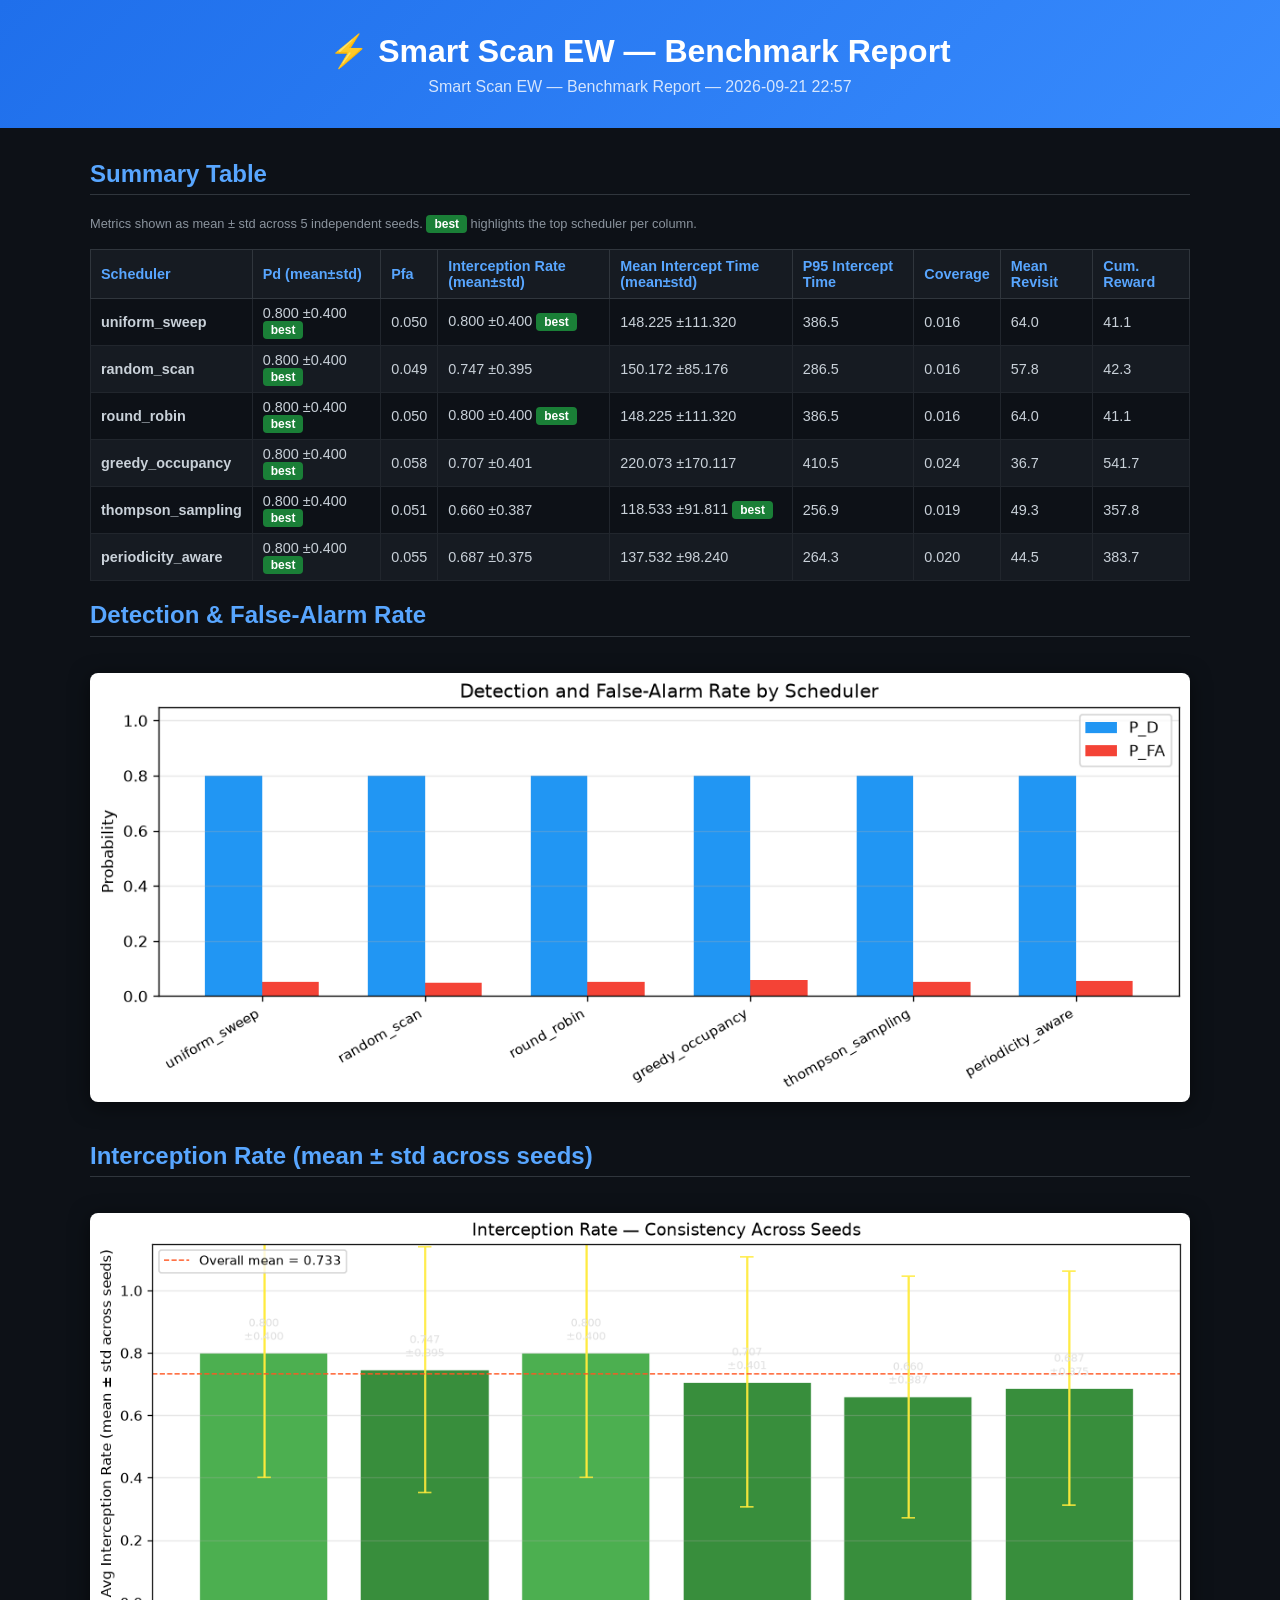
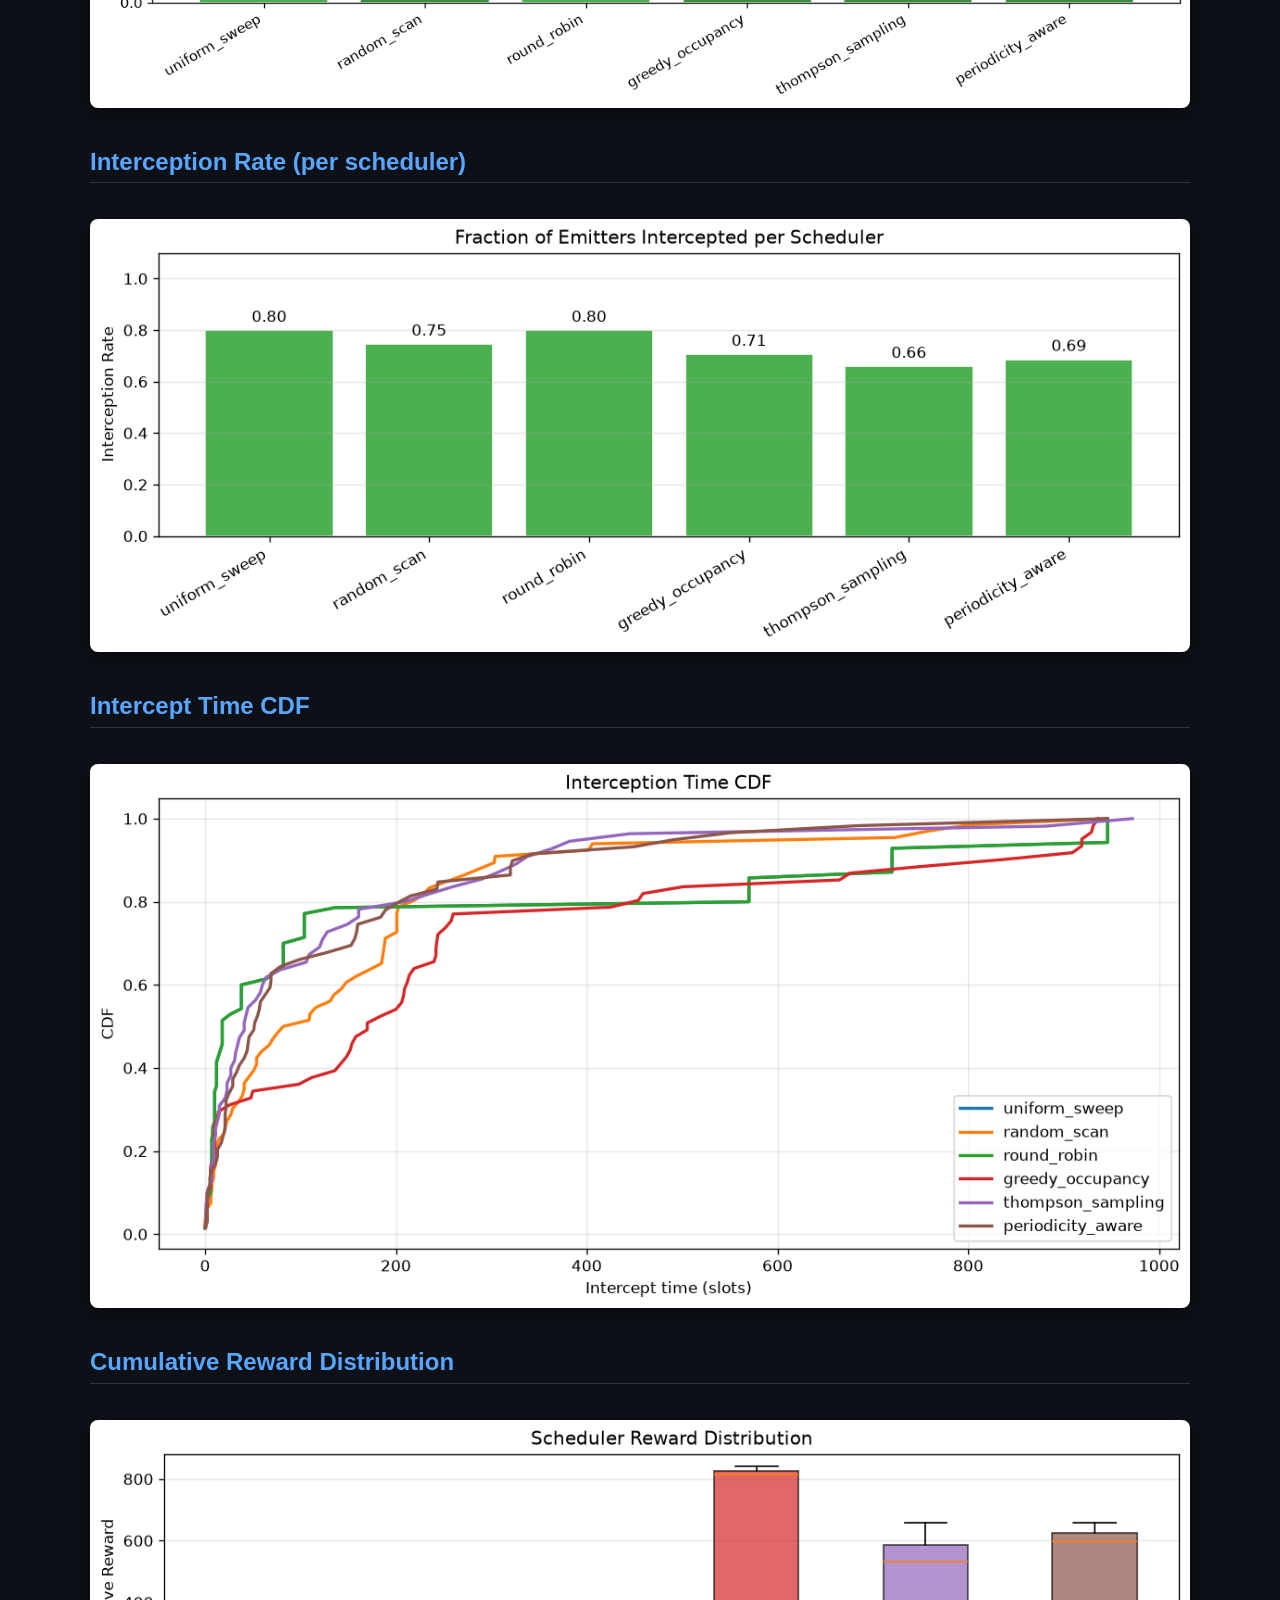
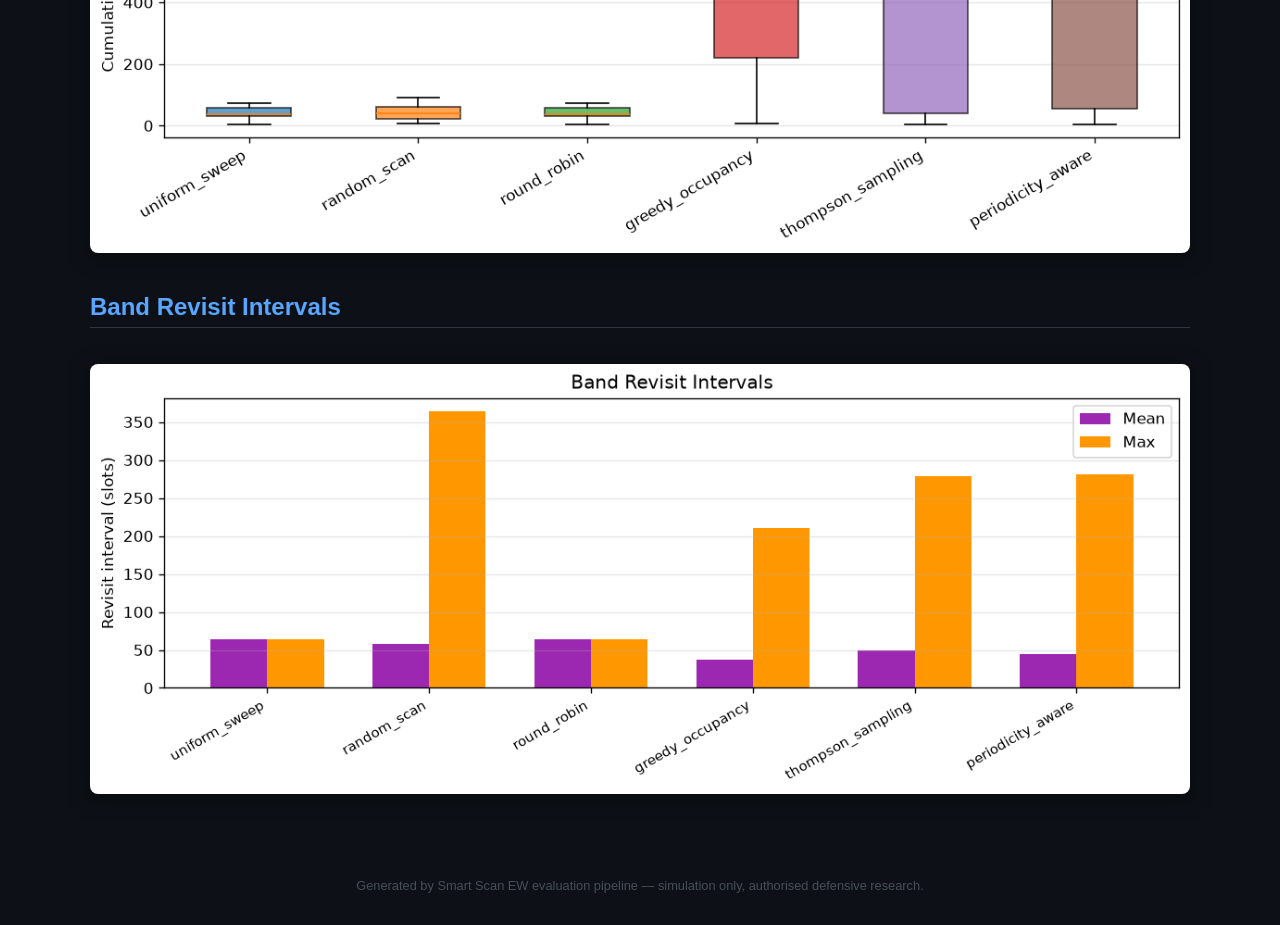
<file: artifacts/reports/benchmark.html>
<!DOCTYPE html>
<html lang="en">
<head>
<meta charset="UTF-8">
<meta name="viewport" content="width=device-width, initial-scale=1.0">
<title>Smart Scan EW — Benchmark Report</title>
<style>
  body { font-family: -apple-system, BlinkMacSystemFont, 'Segoe UI', sans-serif;
         background: #0d1117; color: #c9d1d9; margin: 0; padding: 0; }
  header { background: linear-gradient(135deg,#1f6feb,#388bfd);
            padding: 2rem; text-align: center; }
  header h1 { margin: 0; font-size: 2rem; color: #fff; }
  header p  { margin: 0.5rem 0 0; color: rgba(255,255,255,0.8); }
  section  { max-width: 1100px; margin: 2rem auto; padding: 0 1rem; }
  h2 { border-bottom: 1px solid #30363d; padding-bottom: 0.4rem; color: #58a6ff; }
  table { width: 100%; border-collapse: collapse; font-size: 0.9rem; margin: 1rem 0; }
  th { background: #161b22; color: #58a6ff; padding: 8px 10px; text-align: left;
        border: 1px solid #30363d; }
  td { padding: 6px 10px; border: 1px solid #21262d; }
  tr:nth-child(even) { background: #161b22; }
  img { max-width: 100%; border-radius: 8px; margin: 1rem 0;
         box-shadow: 0 4px 20px rgba(0,0,0,0.5); }
  .badge { display: inline-block; padding: 2px 8px; border-radius: 4px;
            font-size: 0.75rem; font-weight: 600; }
  .best { background: #1a7f37; color: #fff; }
  .note { font-size: 0.8rem; color: #8b949e; margin: 0.25rem 0 1rem; }
  footer { text-align: center; color: #484f58; padding: 2rem; font-size: 0.8rem; }
</style>
</head>
<body>
<header>
  <h1>⚡ Smart Scan EW — Benchmark Report</h1>
  <p>Smart Scan EW — Benchmark Report — 2026-09-21 22:57</p>
</header>
<section>
  <h2>Summary Table</h2>
  <p class="note">Metrics shown as mean ± std across 5 independent seeds. <span class="badge best">best</span> highlights the top scheduler per column.</p>
  <table><thead><tr><th>Scheduler</th><th>Pd (mean±std)</th><th>Pfa</th><th>Interception Rate (mean±std)</th><th>Mean Intercept Time (mean±std)</th><th>P95 Intercept Time</th><th>Coverage</th><th>Mean Revisit</th><th>Cum. Reward</th></tr></thead><tbody><tr><td><strong>uniform_sweep</strong></td><td>0.800 ±0.400 <span class="badge best">best</span></td><td>0.050</td><td>0.800 ±0.400 <span class="badge best">best</span></td><td>148.225 ±111.320</td><td>386.5</td><td>0.016</td><td>64.0</td><td>41.1</td></tr>
<tr><td><strong>random_scan</strong></td><td>0.800 ±0.400 <span class="badge best">best</span></td><td>0.049</td><td>0.747 ±0.395</td><td>150.172 ±85.176</td><td>286.5</td><td>0.016</td><td>57.8</td><td>42.3</td></tr>
<tr><td><strong>round_robin</strong></td><td>0.800 ±0.400 <span class="badge best">best</span></td><td>0.050</td><td>0.800 ±0.400 <span class="badge best">best</span></td><td>148.225 ±111.320</td><td>386.5</td><td>0.016</td><td>64.0</td><td>41.1</td></tr>
<tr><td><strong>greedy_occupancy</strong></td><td>0.800 ±0.400 <span class="badge best">best</span></td><td>0.058</td><td>0.707 ±0.401</td><td>220.073 ±170.117</td><td>410.5</td><td>0.024</td><td>36.7</td><td>541.7</td></tr>
<tr><td><strong>thompson_sampling</strong></td><td>0.800 ±0.400 <span class="badge best">best</span></td><td>0.051</td><td>0.660 ±0.387</td><td>118.533 ±91.811 <span class="badge best">best</span></td><td>256.9</td><td>0.019</td><td>49.3</td><td>357.8</td></tr>
<tr><td><strong>periodicity_aware</strong></td><td>0.800 ±0.400 <span class="badge best">best</span></td><td>0.055</td><td>0.687 ±0.375</td><td>137.532 ±98.240</td><td>264.3</td><td>0.020</td><td>44.5</td><td>383.7</td></tr>
</tbody></table>
  <h2>Detection &amp; False-Alarm Rate</h2>
  <img src="[data-uri]" alt="P_D / P_FA chart">
  <h2>Interception Rate (mean ± std across seeds)</h2>
  <img src="[data-uri]" alt="Interception rate with std error bars">
  <h2>Interception Rate (per scheduler)</h2>
  <img src="[data-uri]" alt="Interception rate chart">
  <h2>Intercept Time CDF</h2>
  <img src="[data-uri]" alt="Intercept time CDF">
  <h2>Cumulative Reward Distribution</h2>
  <img src="[data-uri]" alt="Reward boxplot">
  <h2>Band Revisit Intervals</h2>
  <img src="[data-uri]" alt="Revisit interval chart">
</section>
<footer>
  Generated by Smart Scan EW evaluation pipeline &mdash;
  simulation only, authorised defensive research.
</footer>
</body>
</html>
</file>
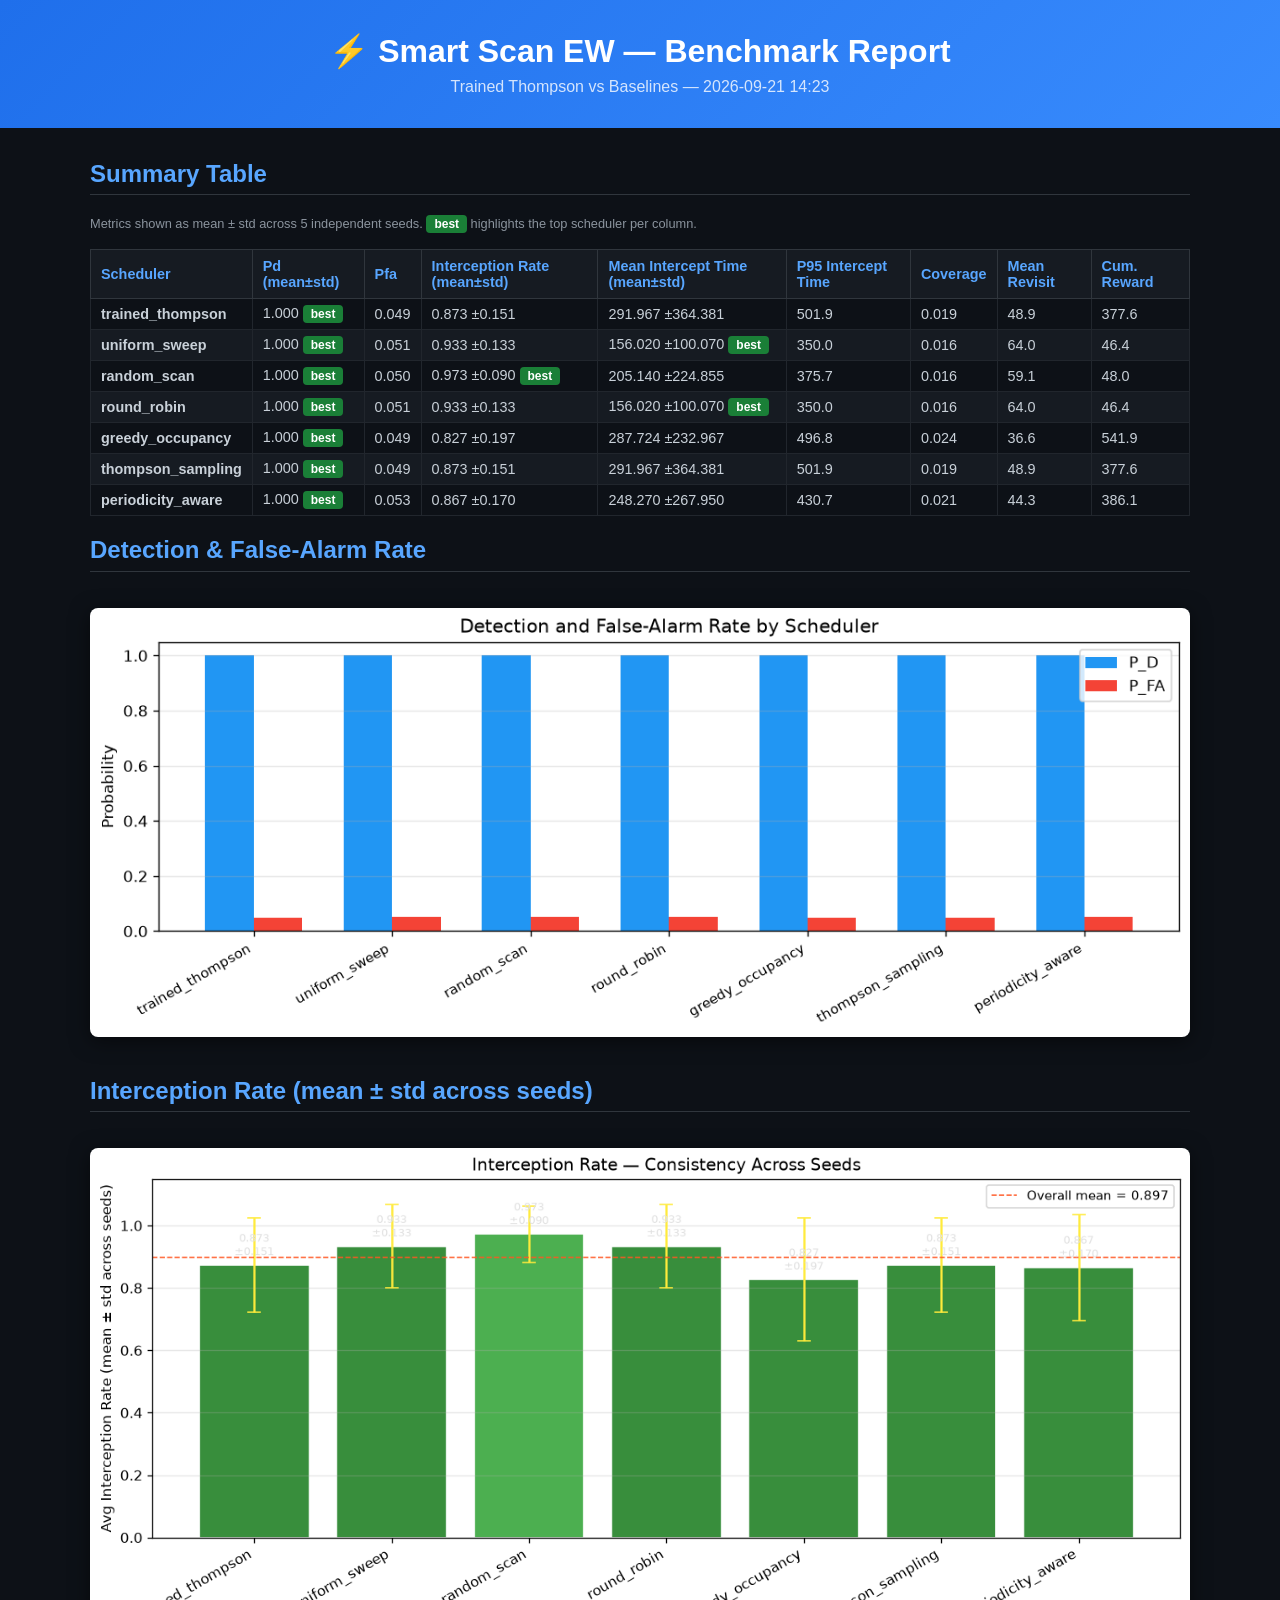
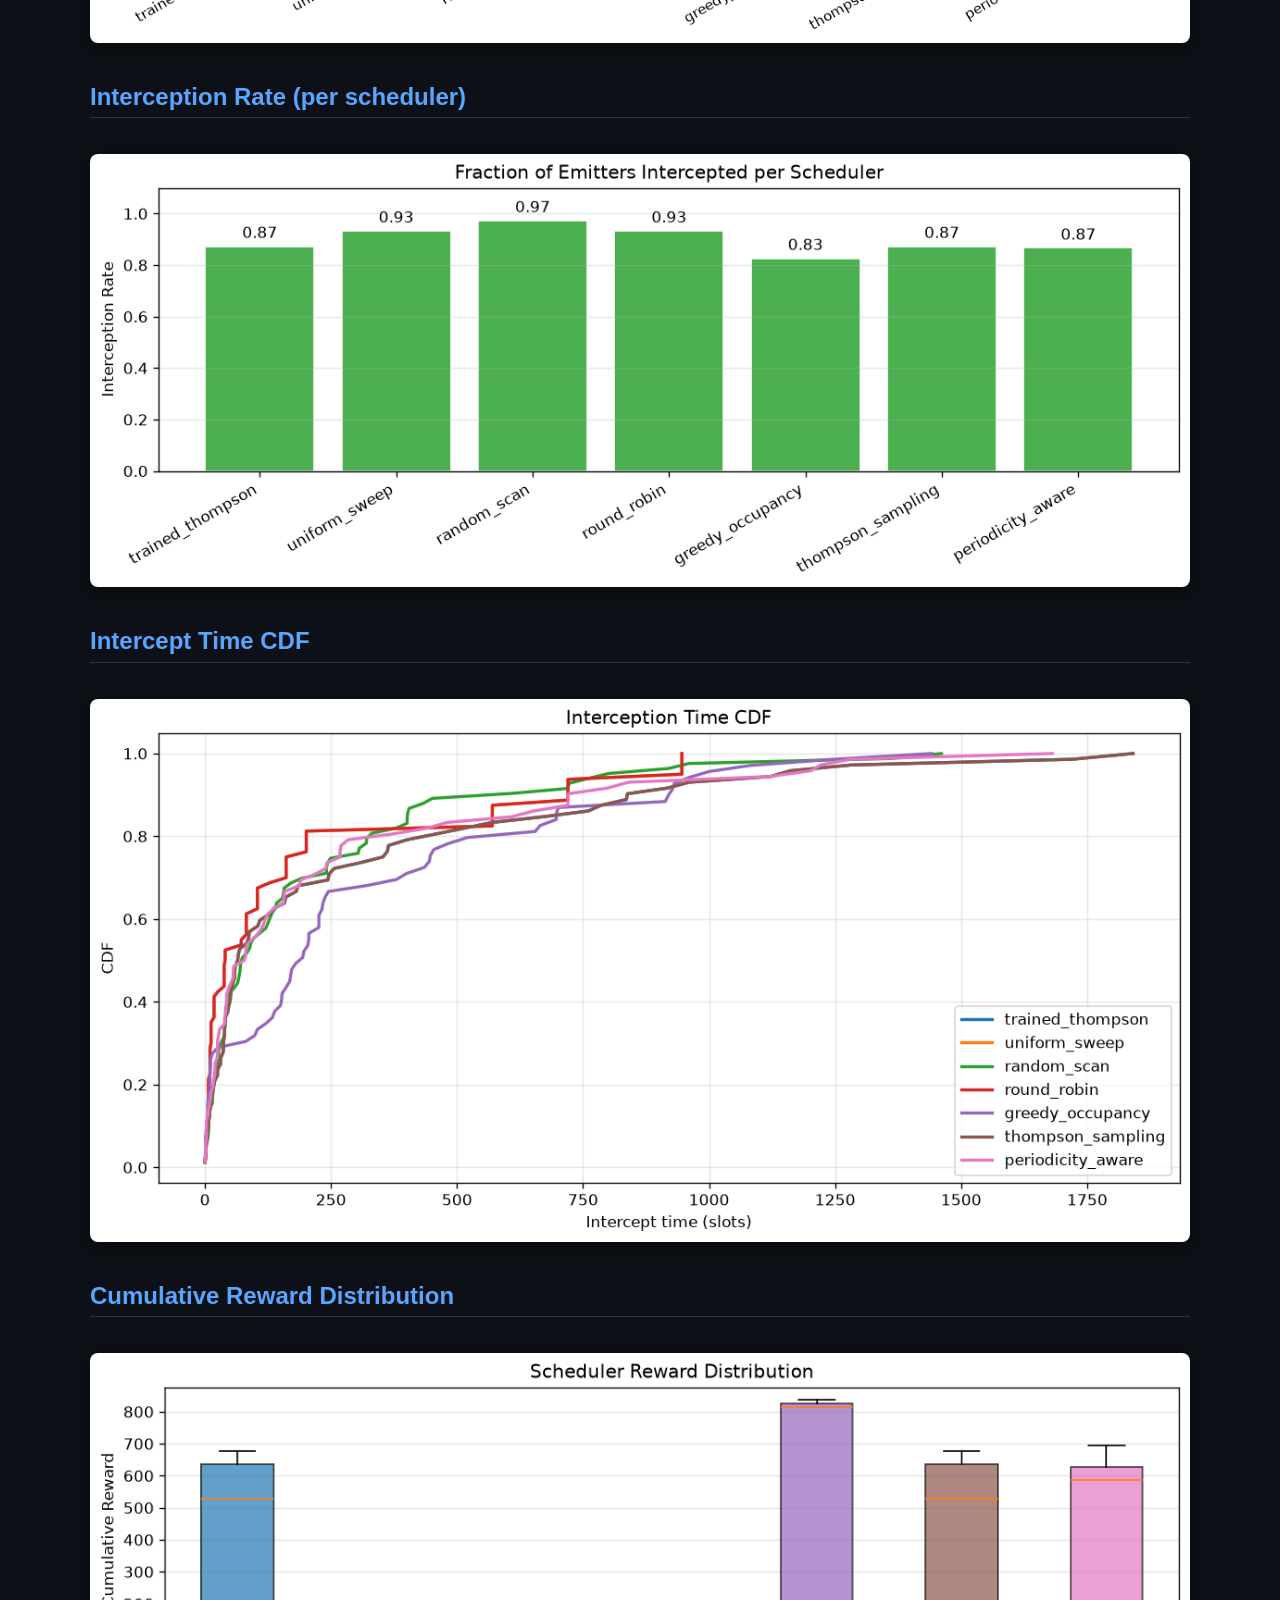
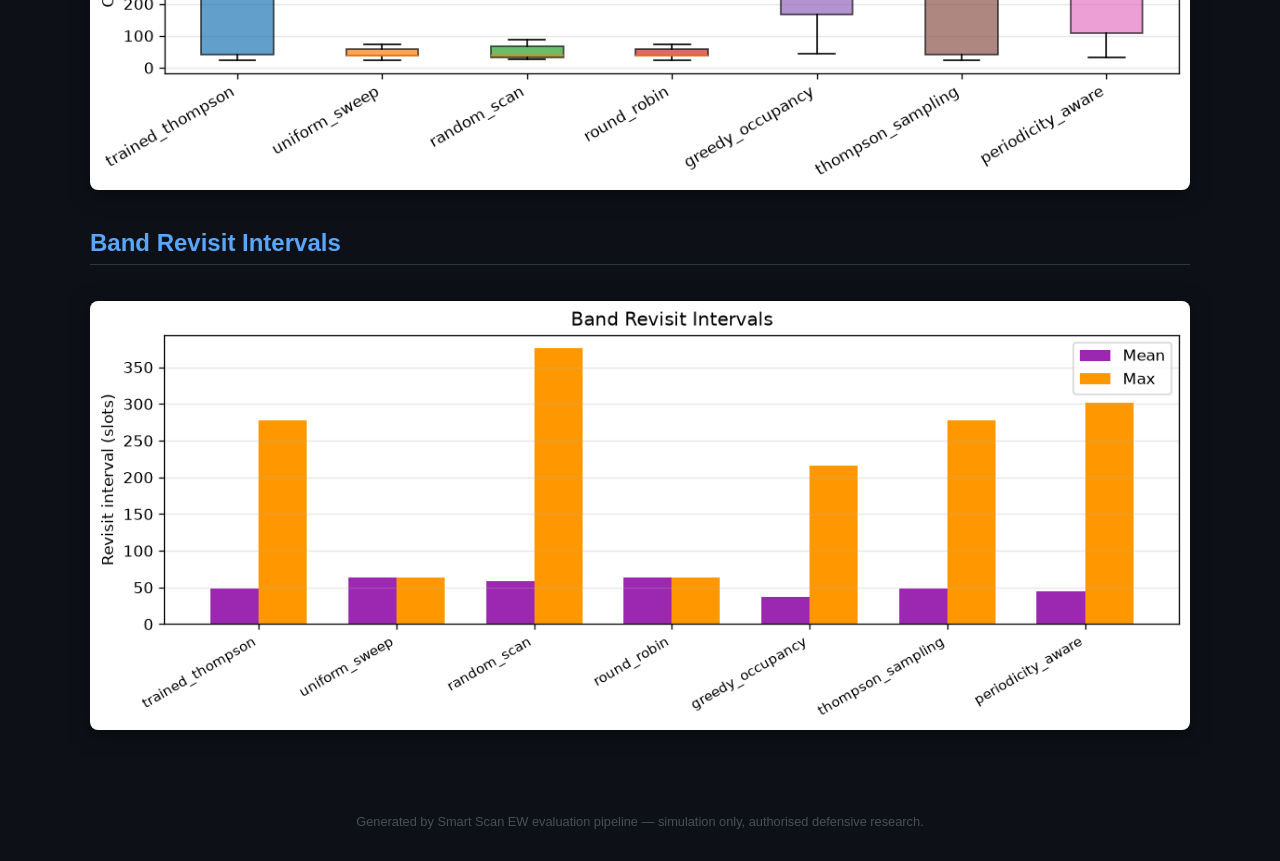
<file: artifacts/results/training/training_eval.html>
<!DOCTYPE html>
<html lang="en">
<head>
<meta charset="UTF-8">
<meta name="viewport" content="width=device-width, initial-scale=1.0">
<title>Smart Scan EW — Benchmark Report</title>
<style>
  body { font-family: -apple-system, BlinkMacSystemFont, 'Segoe UI', sans-serif;
         background: #0d1117; color: #c9d1d9; margin: 0; padding: 0; }
  header { background: linear-gradient(135deg,#1f6feb,#388bfd);
            padding: 2rem; text-align: center; }
  header h1 { margin: 0; font-size: 2rem; color: #fff; }
  header p  { margin: 0.5rem 0 0; color: rgba(255,255,255,0.8); }
  section  { max-width: 1100px; margin: 2rem auto; padding: 0 1rem; }
  h2 { border-bottom: 1px solid #30363d; padding-bottom: 0.4rem; color: #58a6ff; }
  table { width: 100%; border-collapse: collapse; font-size: 0.9rem; margin: 1rem 0; }
  th { background: #161b22; color: #58a6ff; padding: 8px 10px; text-align: left;
        border: 1px solid #30363d; }
  td { padding: 6px 10px; border: 1px solid #21262d; }
  tr:nth-child(even) { background: #161b22; }
  img { max-width: 100%; border-radius: 8px; margin: 1rem 0;
         box-shadow: 0 4px 20px rgba(0,0,0,0.5); }
  .badge { display: inline-block; padding: 2px 8px; border-radius: 4px;
            font-size: 0.75rem; font-weight: 600; }
  .best { background: #1a7f37; color: #fff; }
  .note { font-size: 0.8rem; color: #8b949e; margin: 0.25rem 0 1rem; }
  footer { text-align: center; color: #484f58; padding: 2rem; font-size: 0.8rem; }
</style>
</head>
<body>
<header>
  <h1>⚡ Smart Scan EW — Benchmark Report</h1>
  <p>Trained Thompson vs Baselines — 2026-09-21 14:23</p>
</header>
<section>
  <h2>Summary Table</h2>
  <p class="note">Metrics shown as mean ± std across 5 independent seeds. <span class="badge best">best</span> highlights the top scheduler per column.</p>
  <table><thead><tr><th>Scheduler</th><th>Pd (mean±std)</th><th>Pfa</th><th>Interception Rate (mean±std)</th><th>Mean Intercept Time (mean±std)</th><th>P95 Intercept Time</th><th>Coverage</th><th>Mean Revisit</th><th>Cum. Reward</th></tr></thead><tbody><tr><td><strong>trained_thompson</strong></td><td>1.000 <span class="badge best">best</span></td><td>0.049</td><td>0.873 ±0.151</td><td>291.967 ±364.381</td><td>501.9</td><td>0.019</td><td>48.9</td><td>377.6</td></tr>
<tr><td><strong>uniform_sweep</strong></td><td>1.000 <span class="badge best">best</span></td><td>0.051</td><td>0.933 ±0.133</td><td>156.020 ±100.070 <span class="badge best">best</span></td><td>350.0</td><td>0.016</td><td>64.0</td><td>46.4</td></tr>
<tr><td><strong>random_scan</strong></td><td>1.000 <span class="badge best">best</span></td><td>0.050</td><td>0.973 ±0.090 <span class="badge best">best</span></td><td>205.140 ±224.855</td><td>375.7</td><td>0.016</td><td>59.1</td><td>48.0</td></tr>
<tr><td><strong>round_robin</strong></td><td>1.000 <span class="badge best">best</span></td><td>0.051</td><td>0.933 ±0.133</td><td>156.020 ±100.070 <span class="badge best">best</span></td><td>350.0</td><td>0.016</td><td>64.0</td><td>46.4</td></tr>
<tr><td><strong>greedy_occupancy</strong></td><td>1.000 <span class="badge best">best</span></td><td>0.049</td><td>0.827 ±0.197</td><td>287.724 ±232.967</td><td>496.8</td><td>0.024</td><td>36.6</td><td>541.9</td></tr>
<tr><td><strong>thompson_sampling</strong></td><td>1.000 <span class="badge best">best</span></td><td>0.049</td><td>0.873 ±0.151</td><td>291.967 ±364.381</td><td>501.9</td><td>0.019</td><td>48.9</td><td>377.6</td></tr>
<tr><td><strong>periodicity_aware</strong></td><td>1.000 <span class="badge best">best</span></td><td>0.053</td><td>0.867 ±0.170</td><td>248.270 ±267.950</td><td>430.7</td><td>0.021</td><td>44.3</td><td>386.1</td></tr>
</tbody></table>
  <h2>Detection &amp; False-Alarm Rate</h2>
  <img src="[data-uri]" alt="P_D / P_FA chart">
  <h2>Interception Rate (mean ± std across seeds)</h2>
  <img src="[data-uri]" alt="Interception rate with std error bars">
  <h2>Interception Rate (per scheduler)</h2>
  <img src="[data-uri]" alt="Interception rate chart">
  <h2>Intercept Time CDF</h2>
  <img src="[data-uri]" alt="Intercept time CDF">
  <h2>Cumulative Reward Distribution</h2>
  <img src="[data-uri]" alt="Reward boxplot">
  <h2>Band Revisit Intervals</h2>
  <img src="[data-uri]" alt="Revisit interval chart">
</section>
<footer>
  Generated by Smart Scan EW evaluation pipeline &mdash;
  simulation only, authorised defensive research.
</footer>
</body>
</html>
</file>
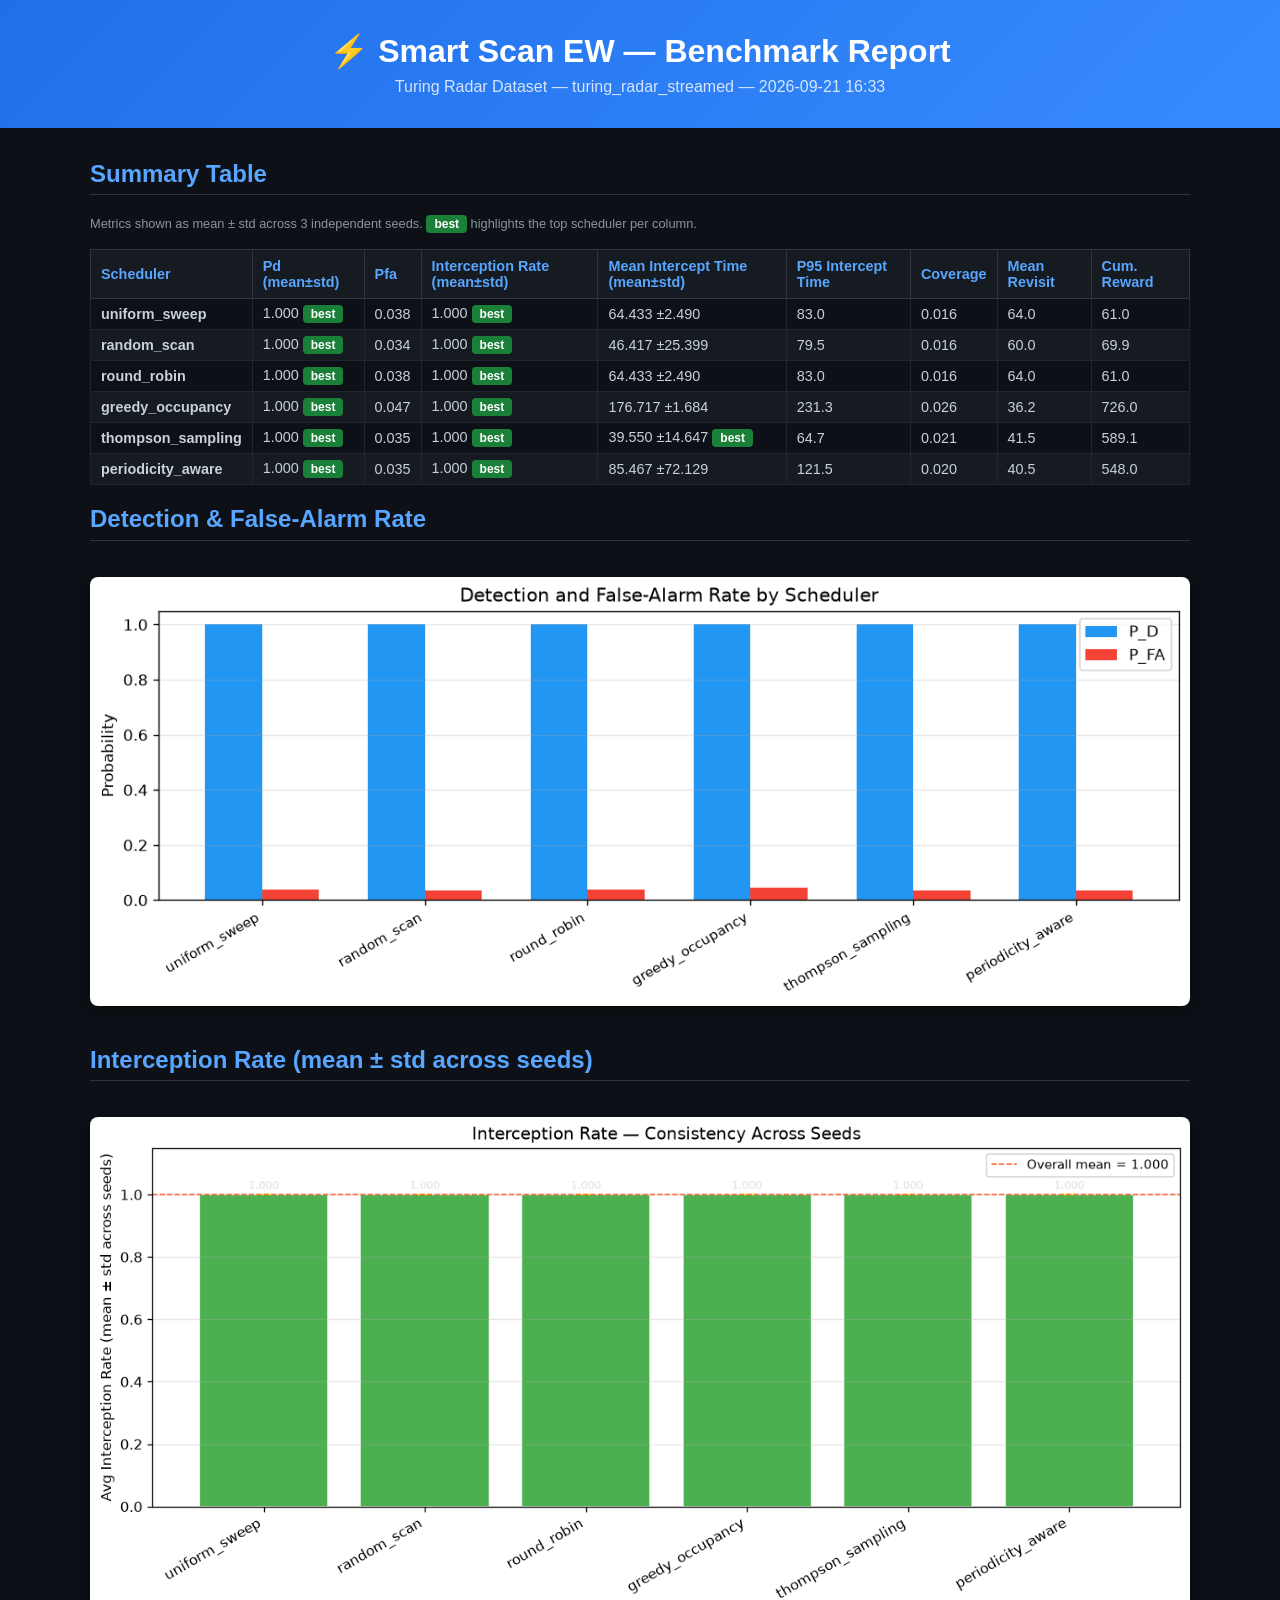
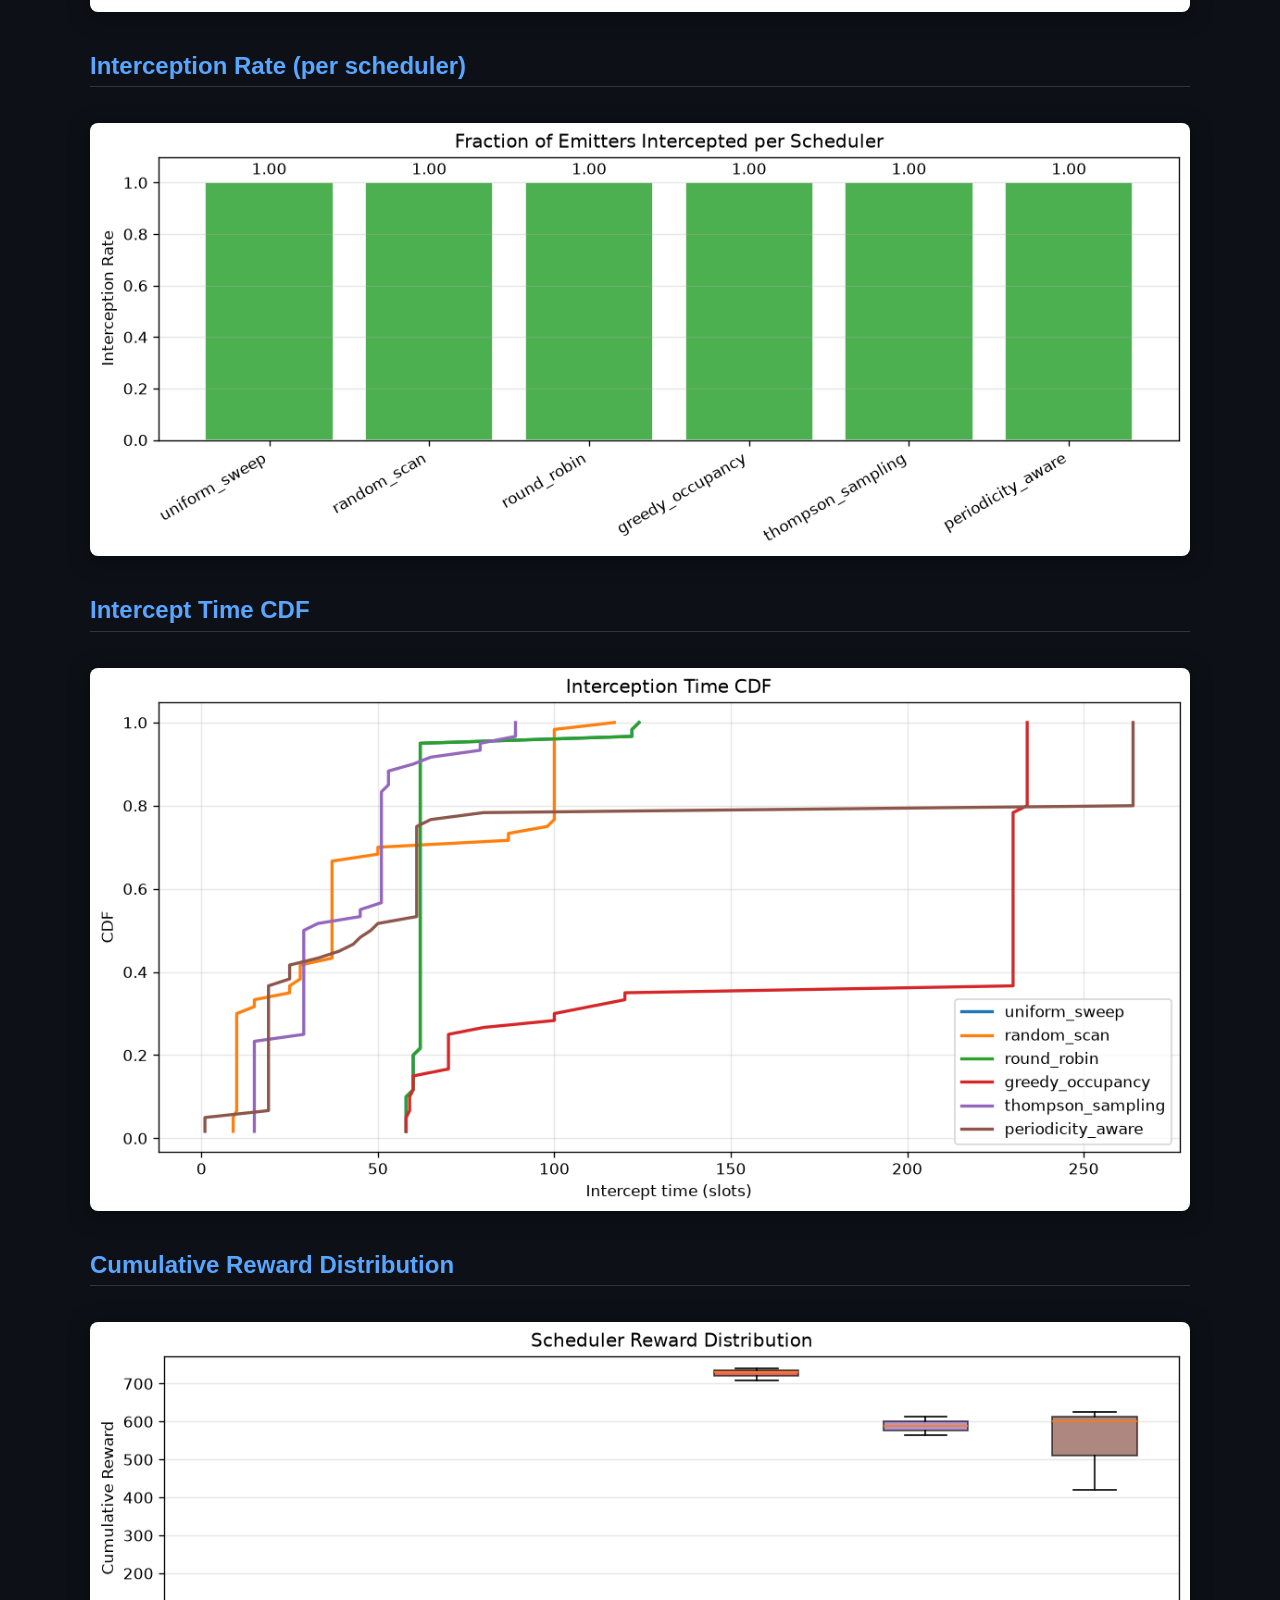
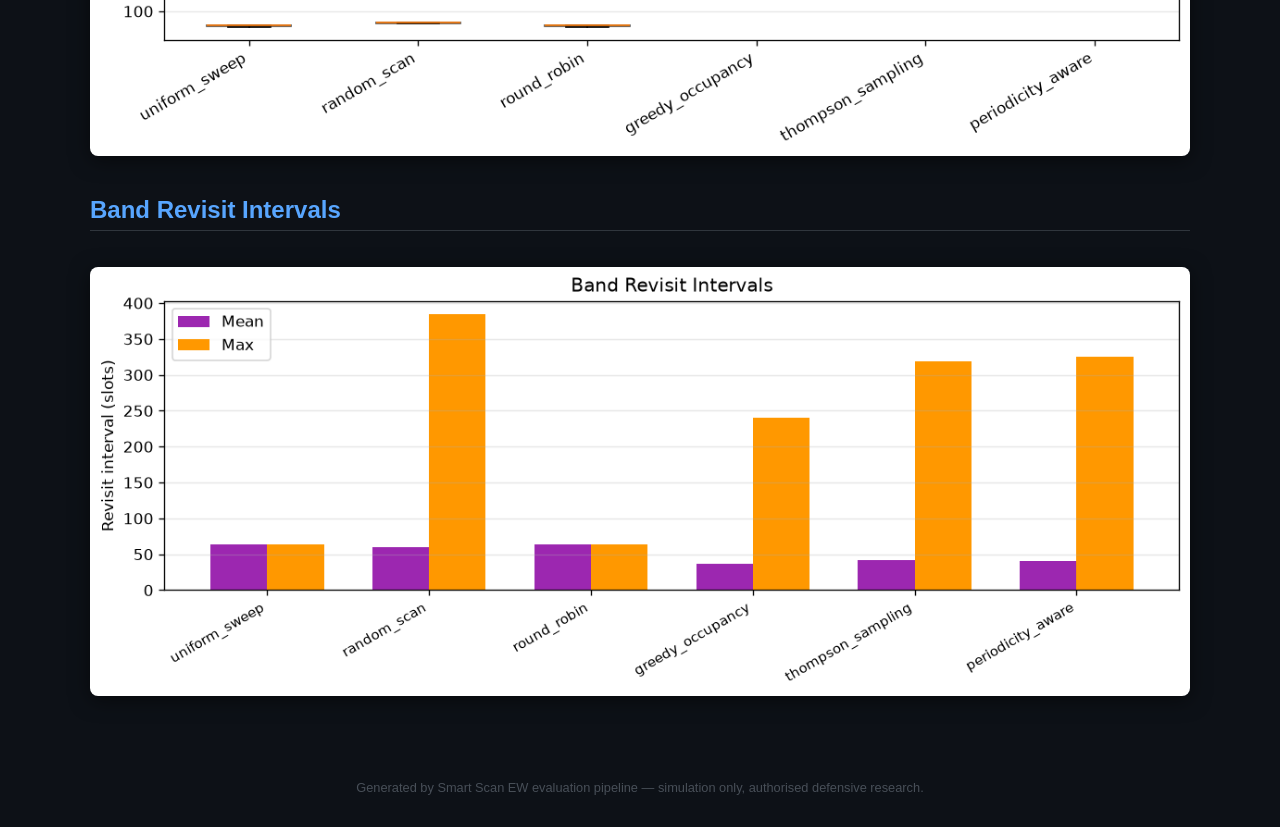
<file: artifacts/results/turing/turing_benchmark.html>
<!DOCTYPE html>
<html lang="en">
<head>
<meta charset="UTF-8">
<meta name="viewport" content="width=device-width, initial-scale=1.0">
<title>Smart Scan EW — Benchmark Report</title>
<style>
  body { font-family: -apple-system, BlinkMacSystemFont, 'Segoe UI', sans-serif;
         background: #0d1117; color: #c9d1d9; margin: 0; padding: 0; }
  header { background: linear-gradient(135deg,#1f6feb,#388bfd);
            padding: 2rem; text-align: center; }
  header h1 { margin: 0; font-size: 2rem; color: #fff; }
  header p  { margin: 0.5rem 0 0; color: rgba(255,255,255,0.8); }
  section  { max-width: 1100px; margin: 2rem auto; padding: 0 1rem; }
  h2 { border-bottom: 1px solid #30363d; padding-bottom: 0.4rem; color: #58a6ff; }
  table { width: 100%; border-collapse: collapse; font-size: 0.9rem; margin: 1rem 0; }
  th { background: #161b22; color: #58a6ff; padding: 8px 10px; text-align: left;
        border: 1px solid #30363d; }
  td { padding: 6px 10px; border: 1px solid #21262d; }
  tr:nth-child(even) { background: #161b22; }
  img { max-width: 100%; border-radius: 8px; margin: 1rem 0;
         box-shadow: 0 4px 20px rgba(0,0,0,0.5); }
  .badge { display: inline-block; padding: 2px 8px; border-radius: 4px;
            font-size: 0.75rem; font-weight: 600; }
  .best { background: #1a7f37; color: #fff; }
  .note { font-size: 0.8rem; color: #8b949e; margin: 0.25rem 0 1rem; }
  footer { text-align: center; color: #484f58; padding: 2rem; font-size: 0.8rem; }
</style>
</head>
<body>
<header>
  <h1>⚡ Smart Scan EW — Benchmark Report</h1>
  <p>Turing Radar Dataset — turing_radar_streamed — 2026-09-21 16:33</p>
</header>
<section>
  <h2>Summary Table</h2>
  <p class="note">Metrics shown as mean ± std across 3 independent seeds. <span class="badge best">best</span> highlights the top scheduler per column.</p>
  <table><thead><tr><th>Scheduler</th><th>Pd (mean±std)</th><th>Pfa</th><th>Interception Rate (mean±std)</th><th>Mean Intercept Time (mean±std)</th><th>P95 Intercept Time</th><th>Coverage</th><th>Mean Revisit</th><th>Cum. Reward</th></tr></thead><tbody><tr><td><strong>uniform_sweep</strong></td><td>1.000 <span class="badge best">best</span></td><td>0.038</td><td>1.000 <span class="badge best">best</span></td><td>64.433 ±2.490</td><td>83.0</td><td>0.016</td><td>64.0</td><td>61.0</td></tr>
<tr><td><strong>random_scan</strong></td><td>1.000 <span class="badge best">best</span></td><td>0.034</td><td>1.000 <span class="badge best">best</span></td><td>46.417 ±25.399</td><td>79.5</td><td>0.016</td><td>60.0</td><td>69.9</td></tr>
<tr><td><strong>round_robin</strong></td><td>1.000 <span class="badge best">best</span></td><td>0.038</td><td>1.000 <span class="badge best">best</span></td><td>64.433 ±2.490</td><td>83.0</td><td>0.016</td><td>64.0</td><td>61.0</td></tr>
<tr><td><strong>greedy_occupancy</strong></td><td>1.000 <span class="badge best">best</span></td><td>0.047</td><td>1.000 <span class="badge best">best</span></td><td>176.717 ±1.684</td><td>231.3</td><td>0.026</td><td>36.2</td><td>726.0</td></tr>
<tr><td><strong>thompson_sampling</strong></td><td>1.000 <span class="badge best">best</span></td><td>0.035</td><td>1.000 <span class="badge best">best</span></td><td>39.550 ±14.647 <span class="badge best">best</span></td><td>64.7</td><td>0.021</td><td>41.5</td><td>589.1</td></tr>
<tr><td><strong>periodicity_aware</strong></td><td>1.000 <span class="badge best">best</span></td><td>0.035</td><td>1.000 <span class="badge best">best</span></td><td>85.467 ±72.129</td><td>121.5</td><td>0.020</td><td>40.5</td><td>548.0</td></tr>
</tbody></table>
  <h2>Detection &amp; False-Alarm Rate</h2>
  <img src="[data-uri]" alt="P_D / P_FA chart">
  <h2>Interception Rate (mean ± std across seeds)</h2>
  <img src="[data-uri]" alt="Interception rate with std error bars">
  <h2>Interception Rate (per scheduler)</h2>
  <img src="[data-uri]" alt="Interception rate chart">
  <h2>Intercept Time CDF</h2>
  <img src="[data-uri]" alt="Intercept time CDF">
  <h2>Cumulative Reward Distribution</h2>
  <img src="[data-uri]" alt="Reward boxplot">
  <h2>Band Revisit Intervals</h2>
  <img src="[data-uri]" alt="Revisit interval chart">
</section>
<footer>
  Generated by Smart Scan EW evaluation pipeline &mdash;
  simulation only, authorised defensive research.
</footer>
</body>
</html>
</file>
